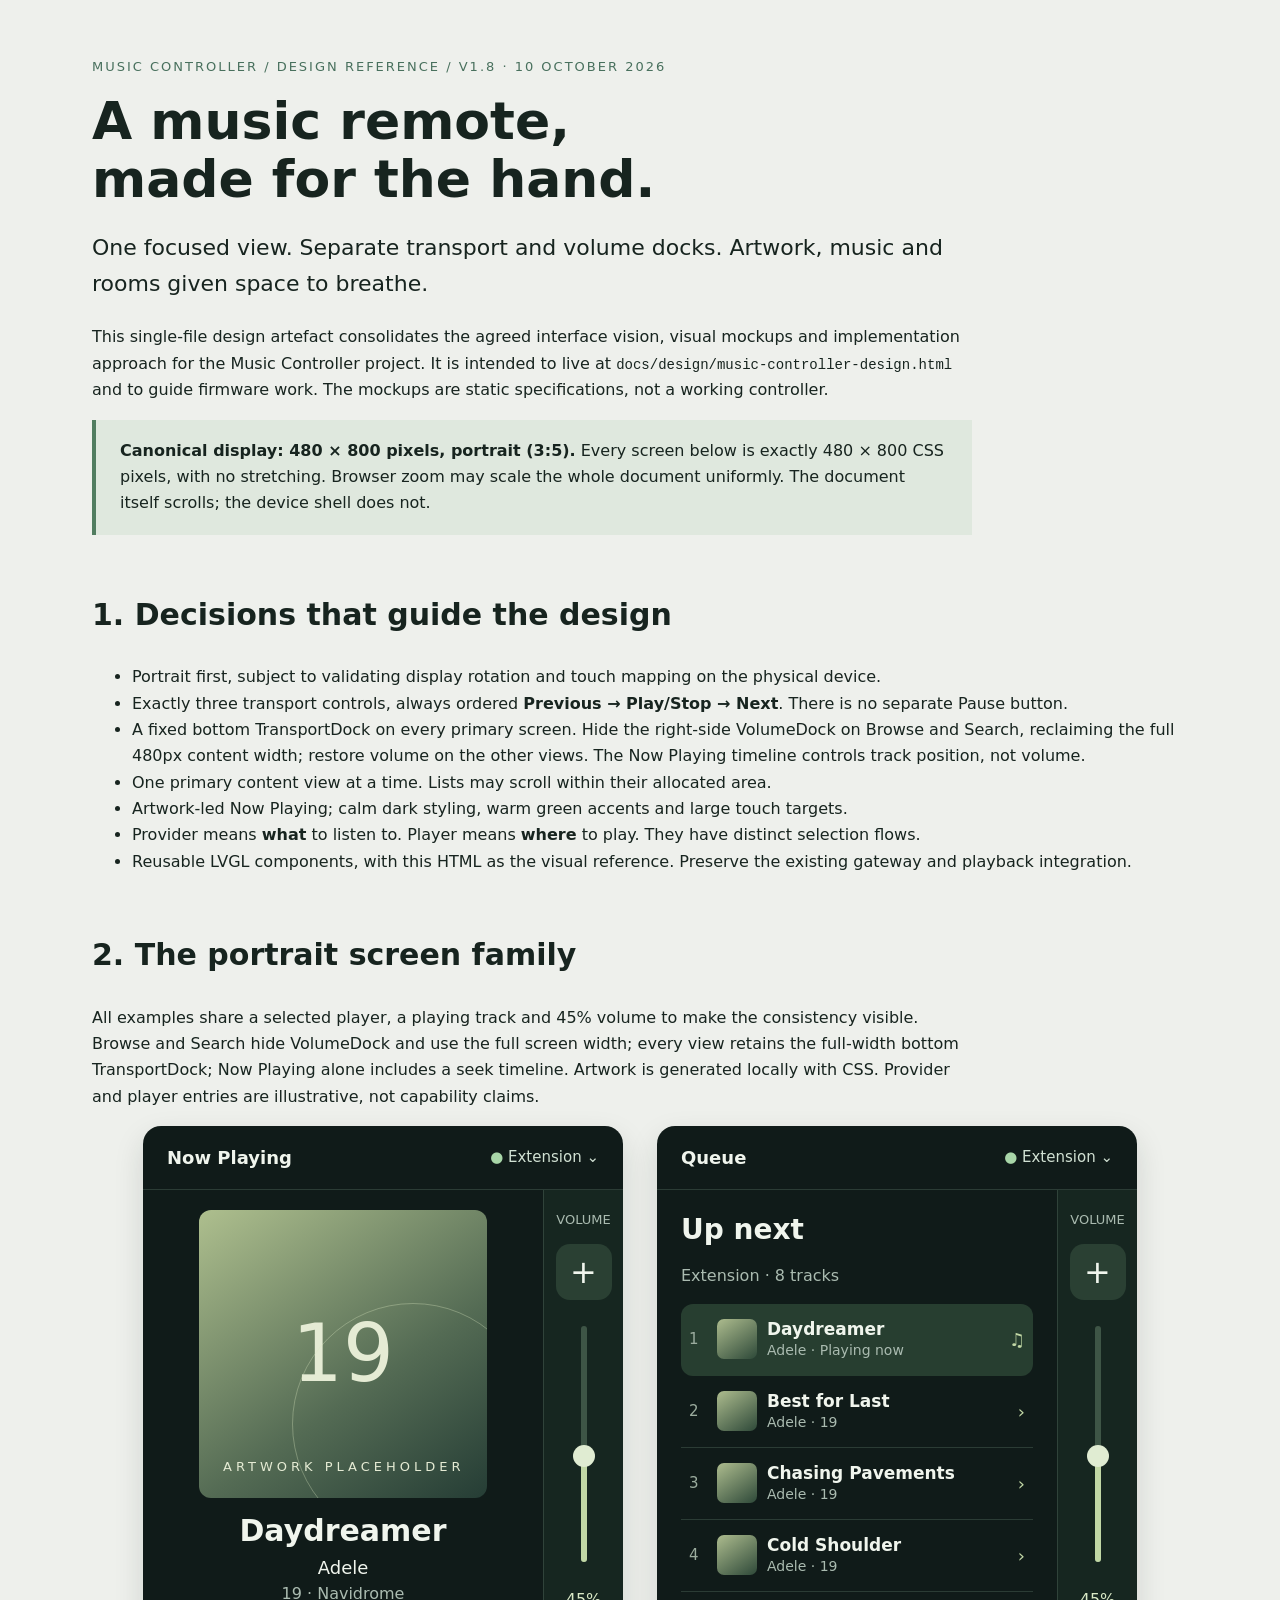
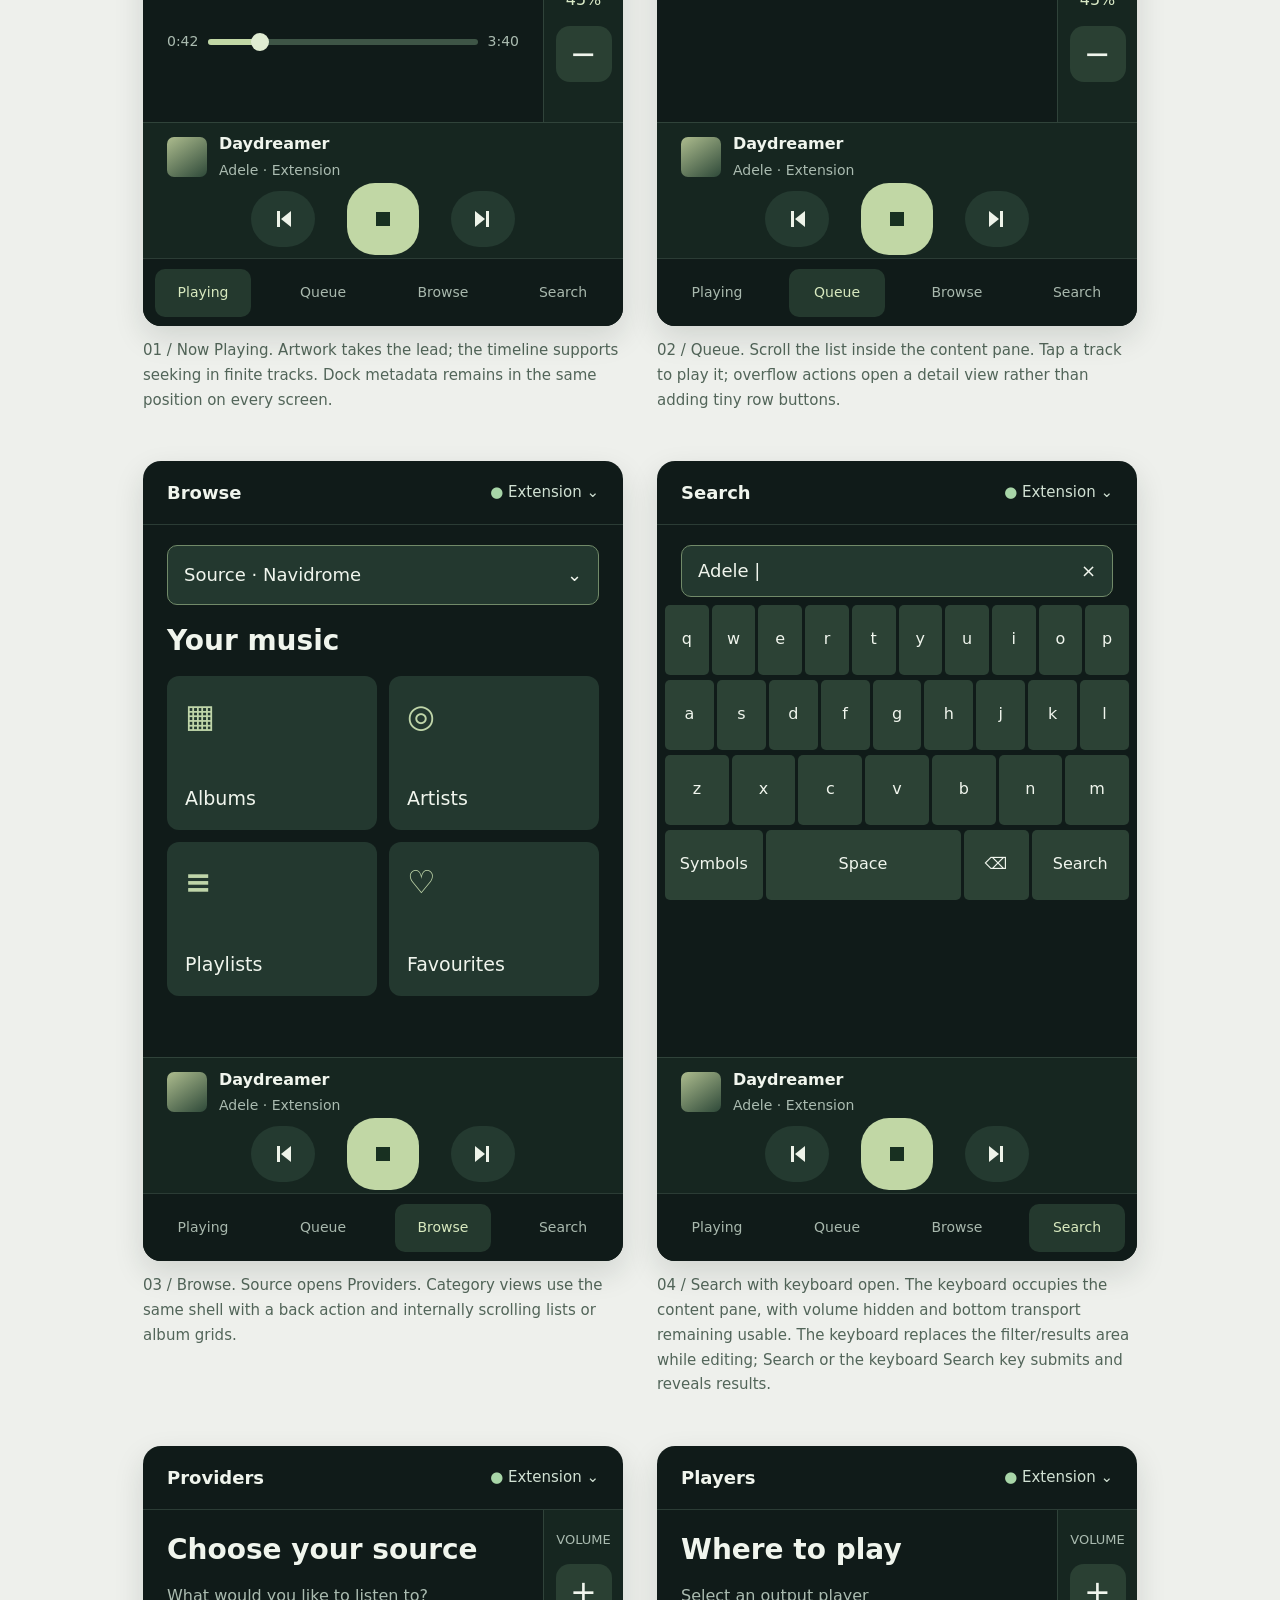
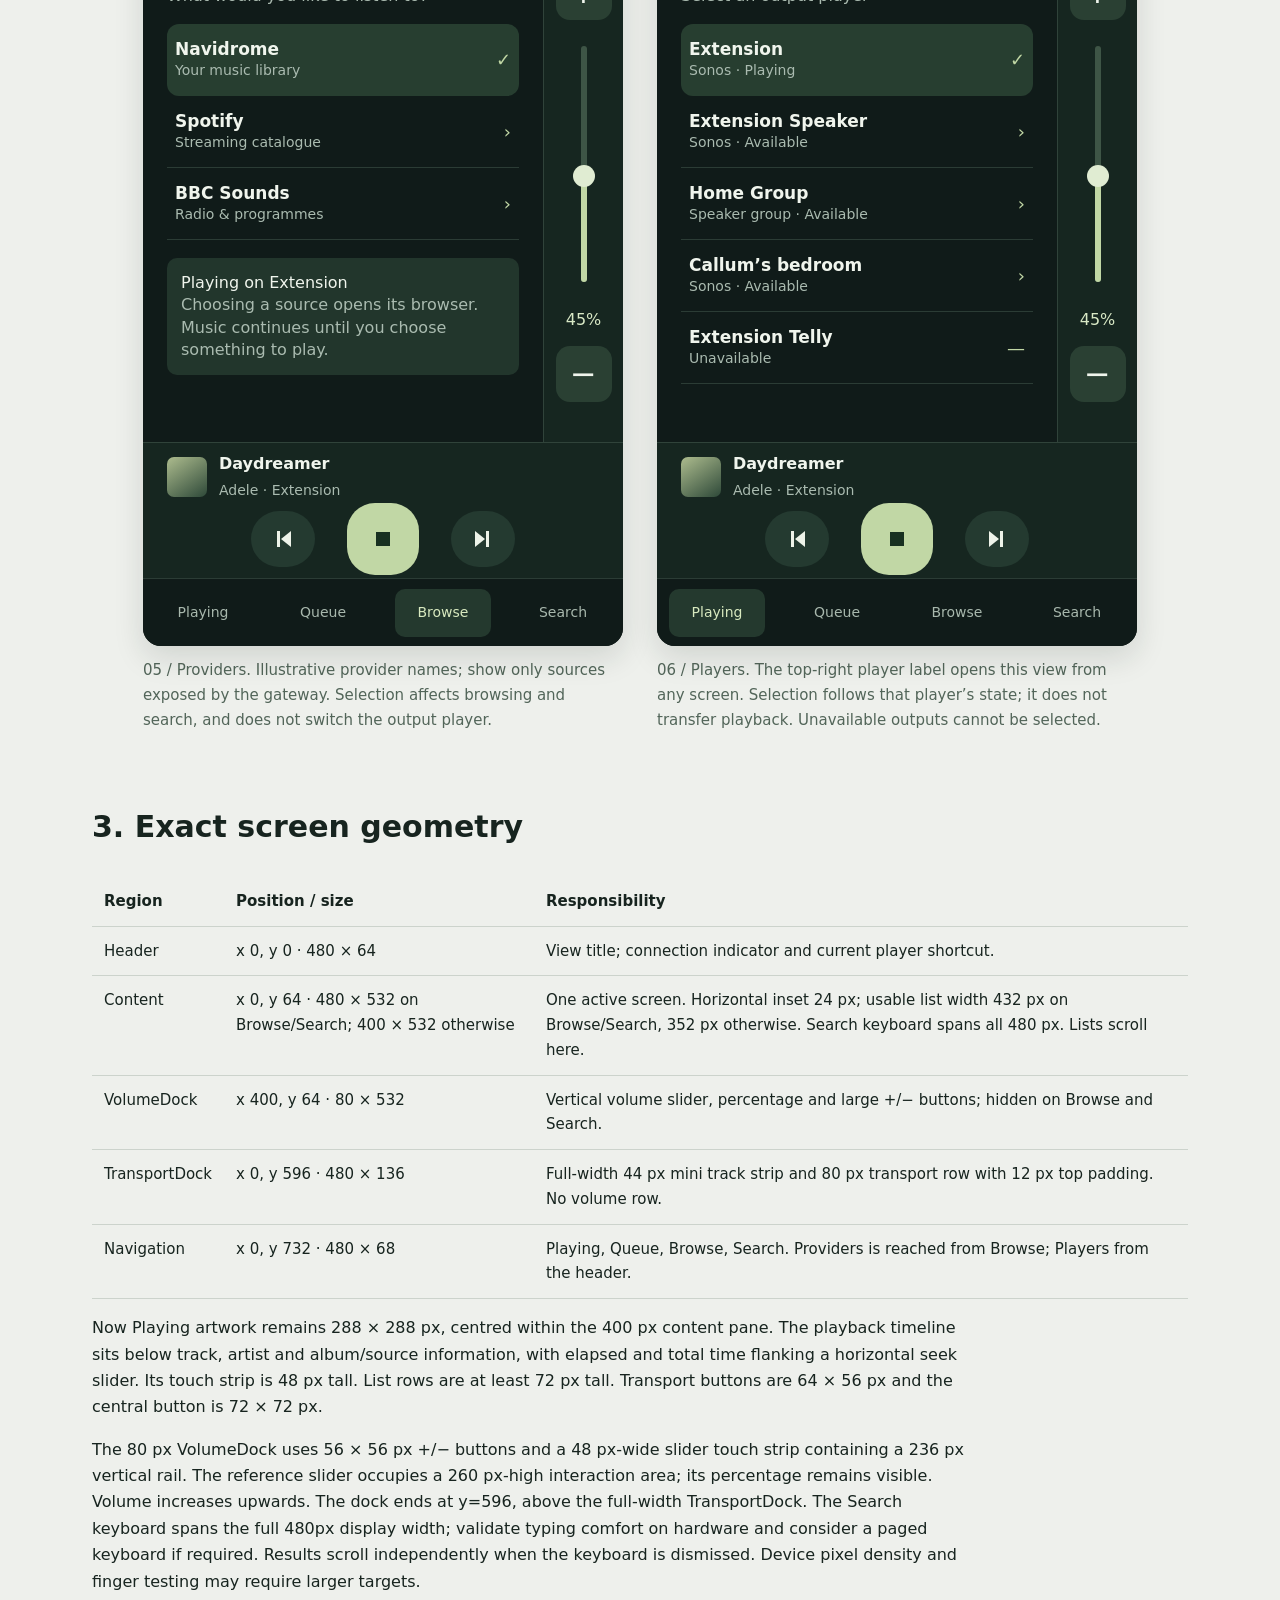
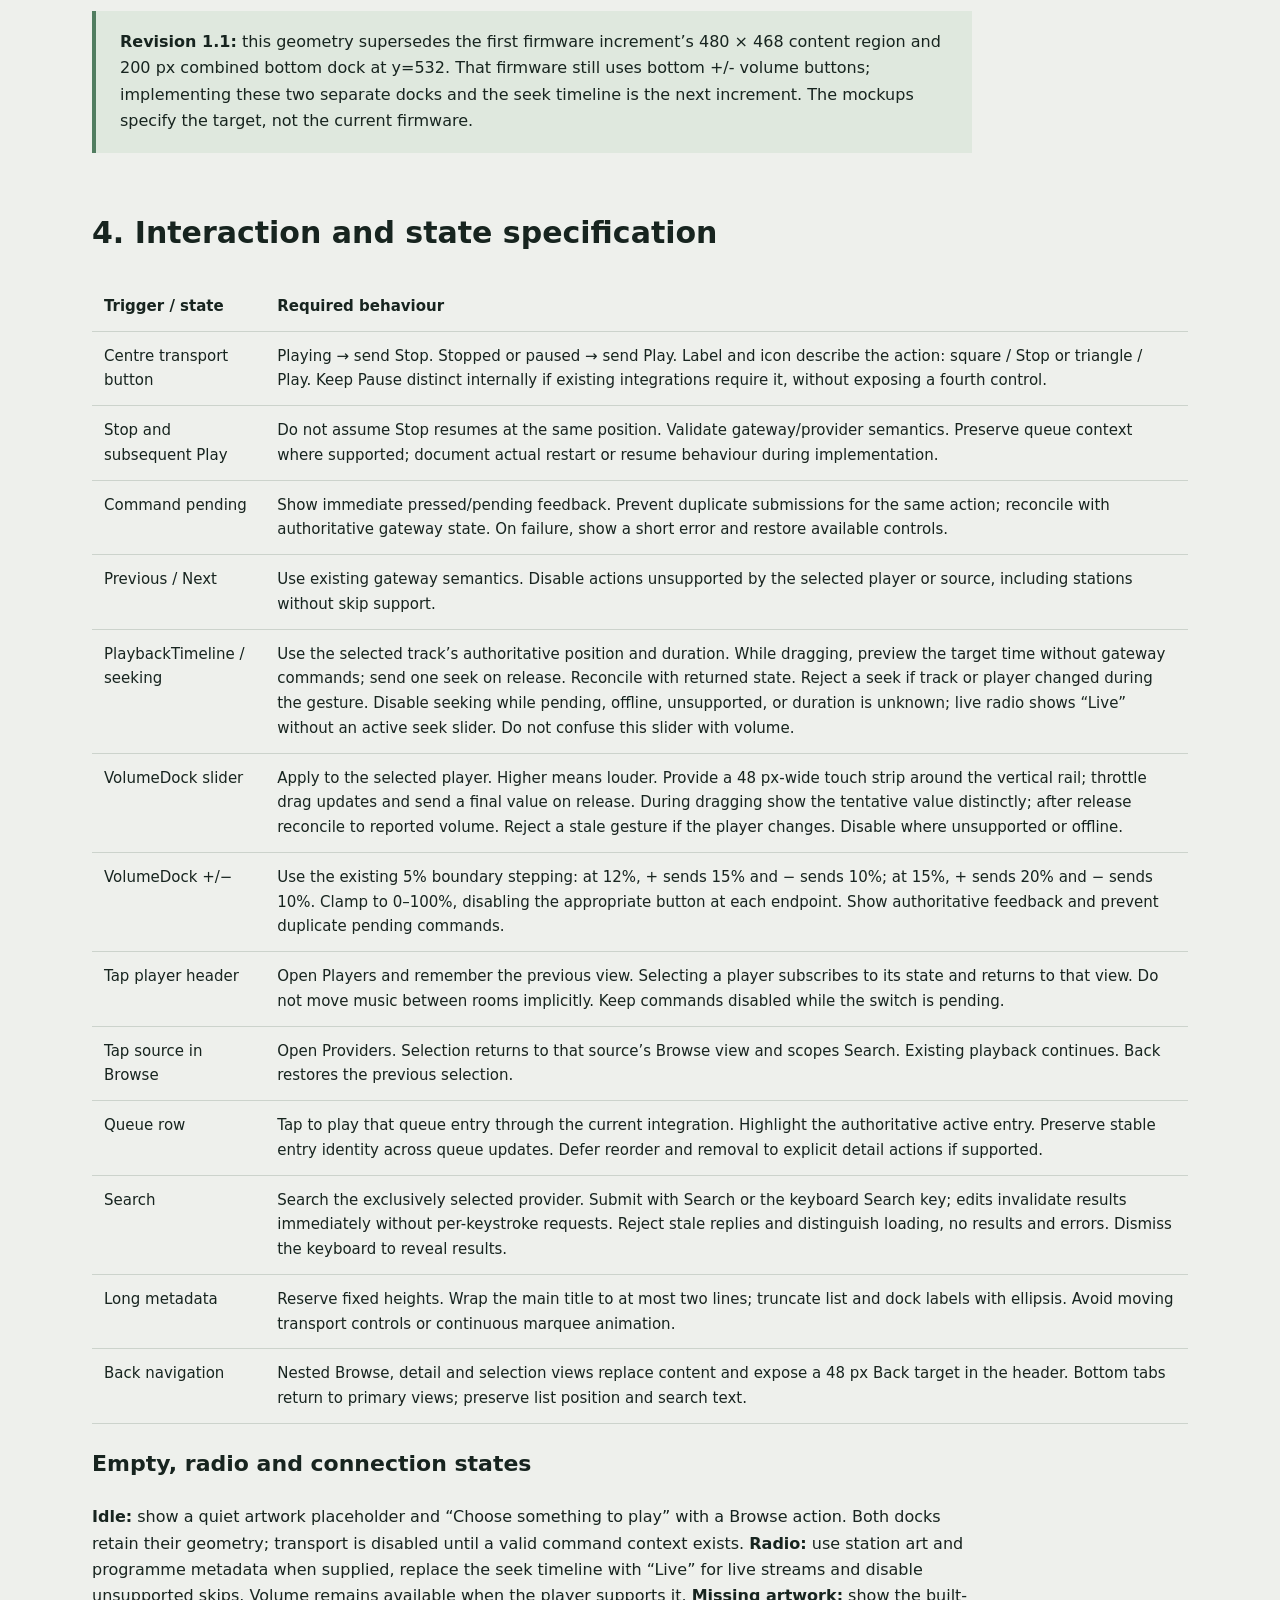
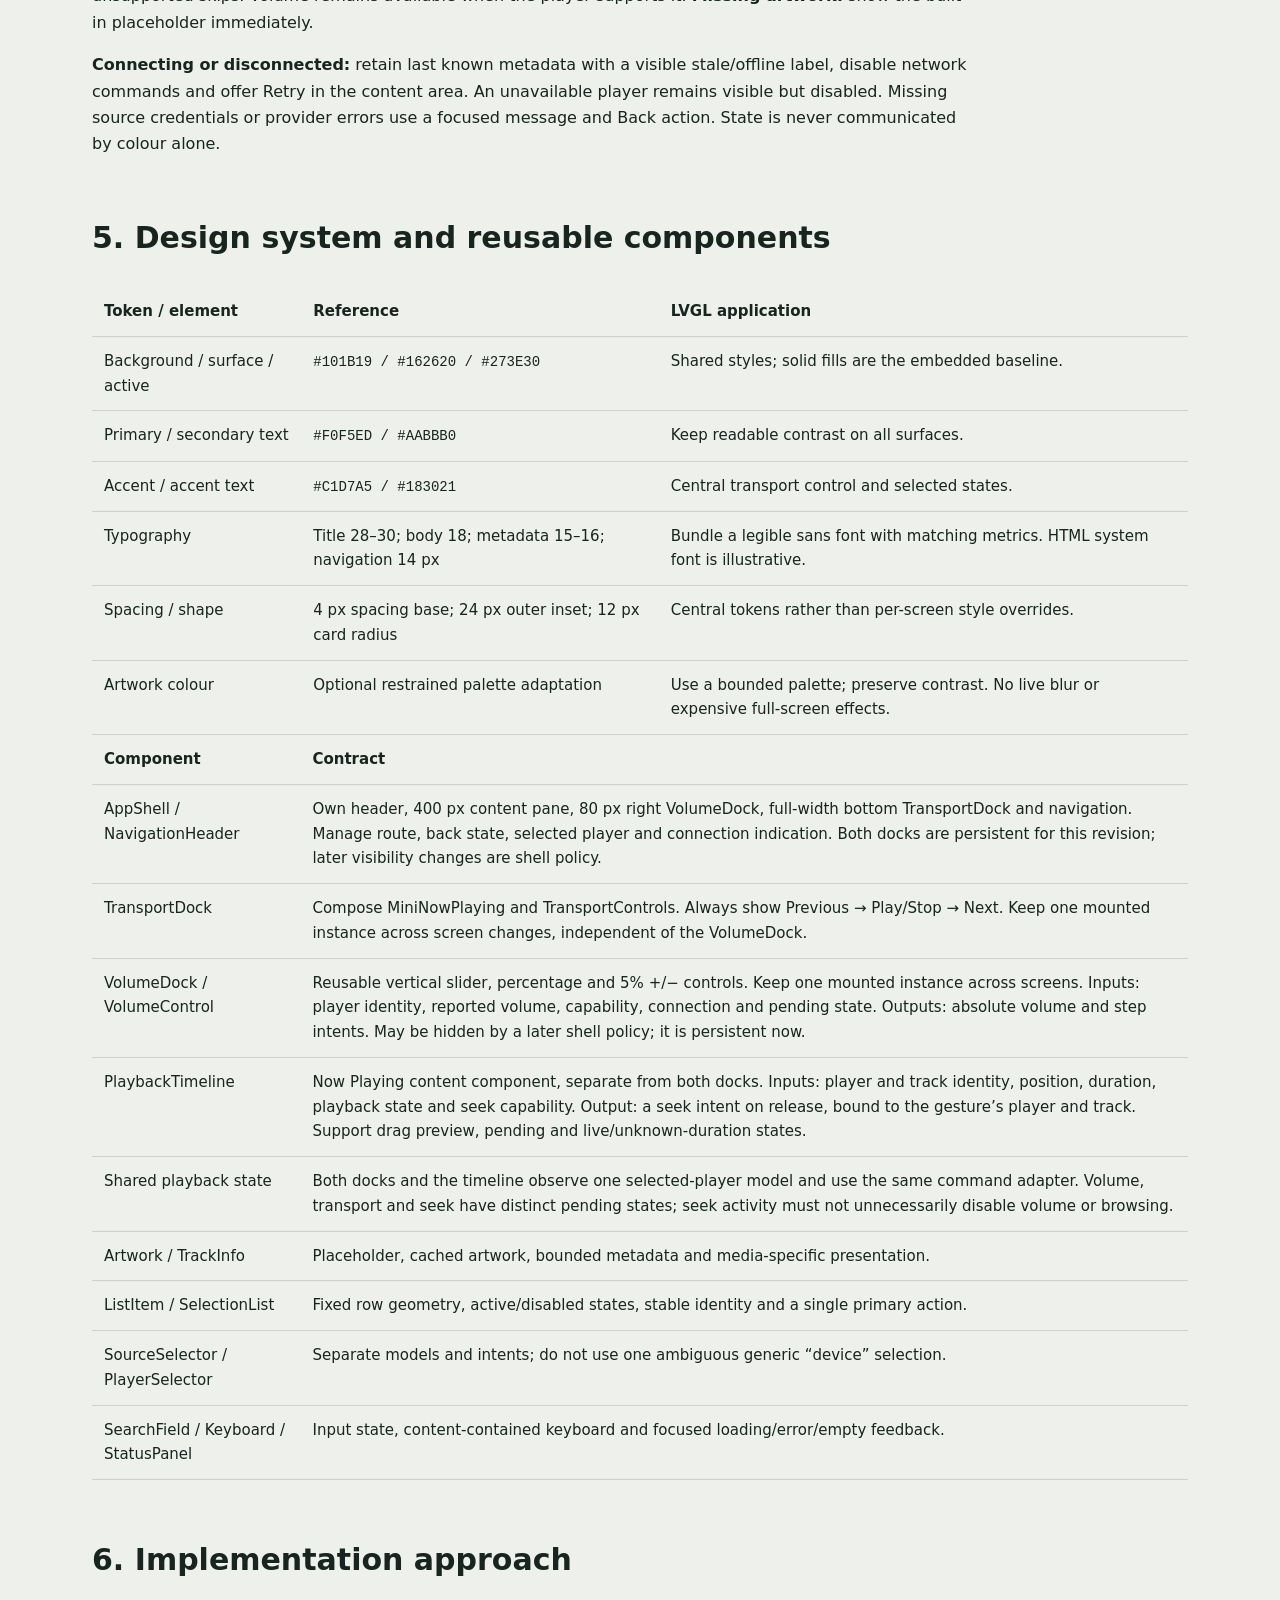
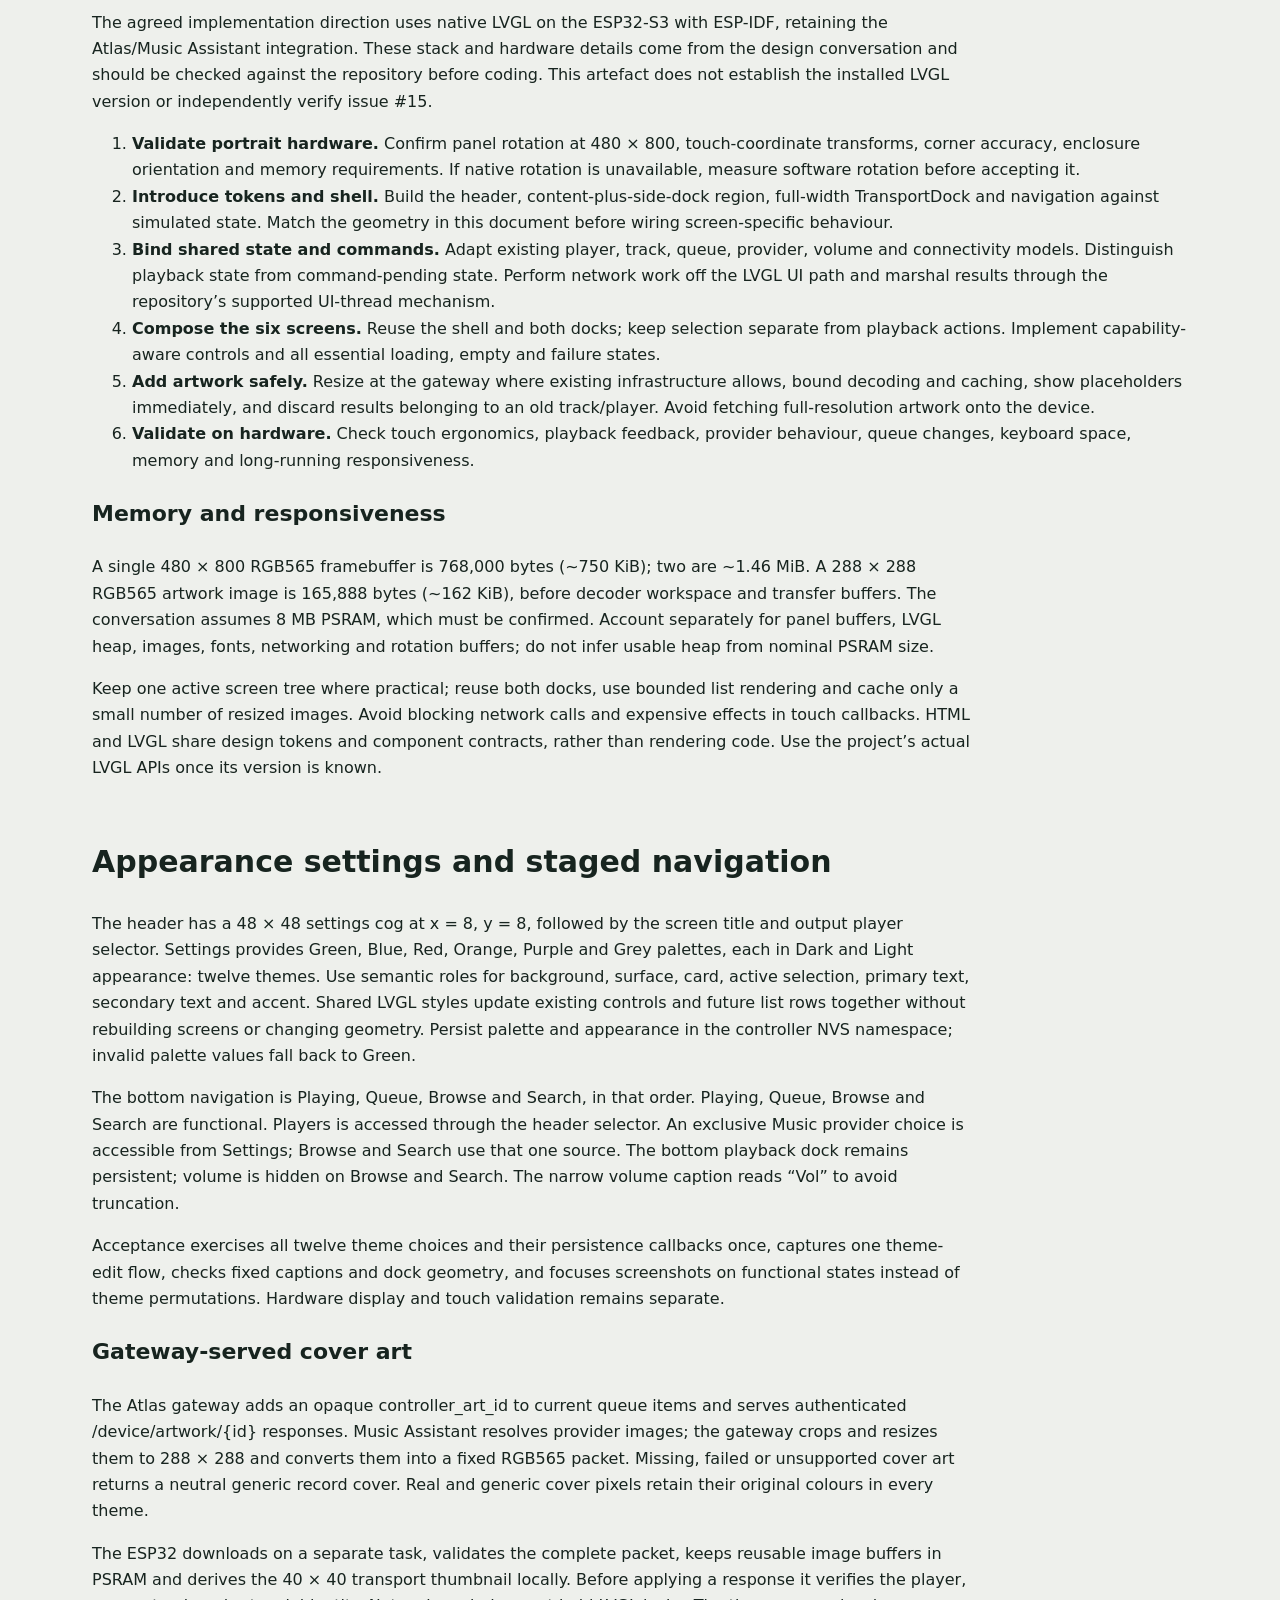
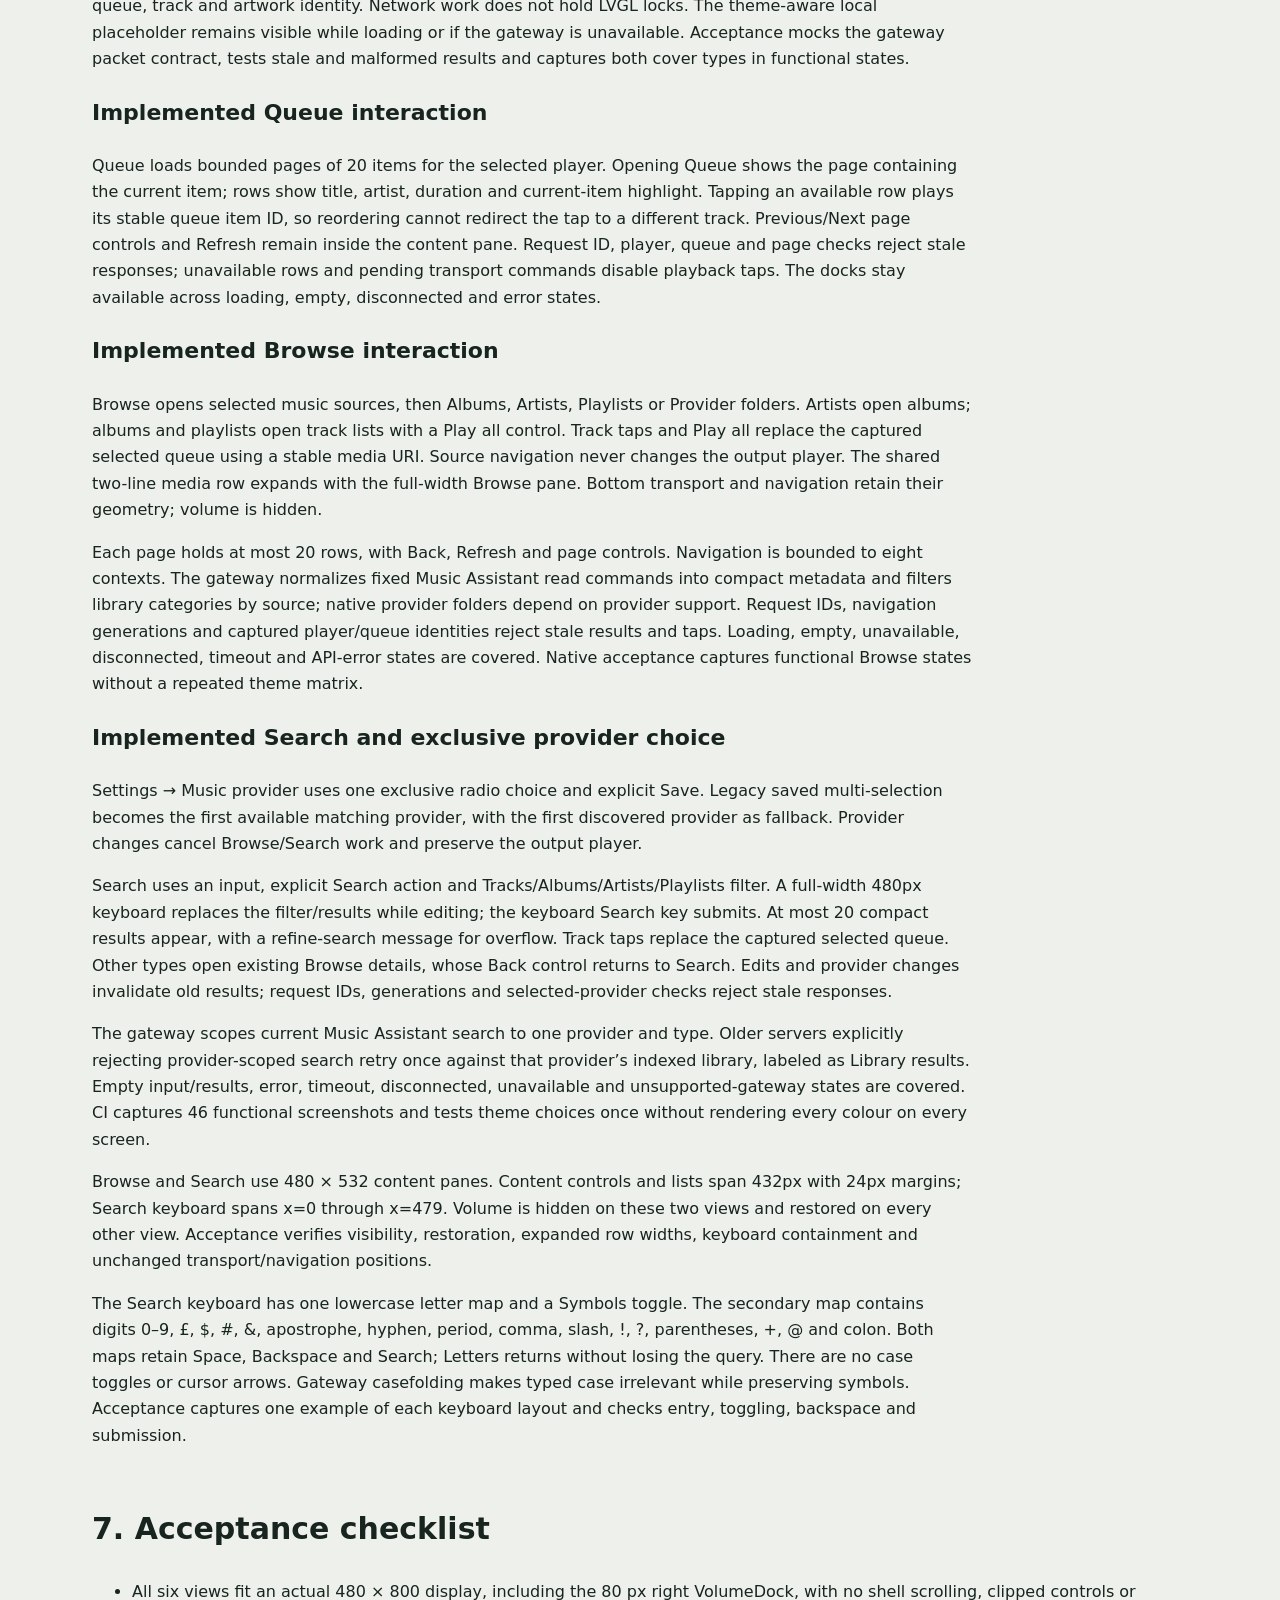
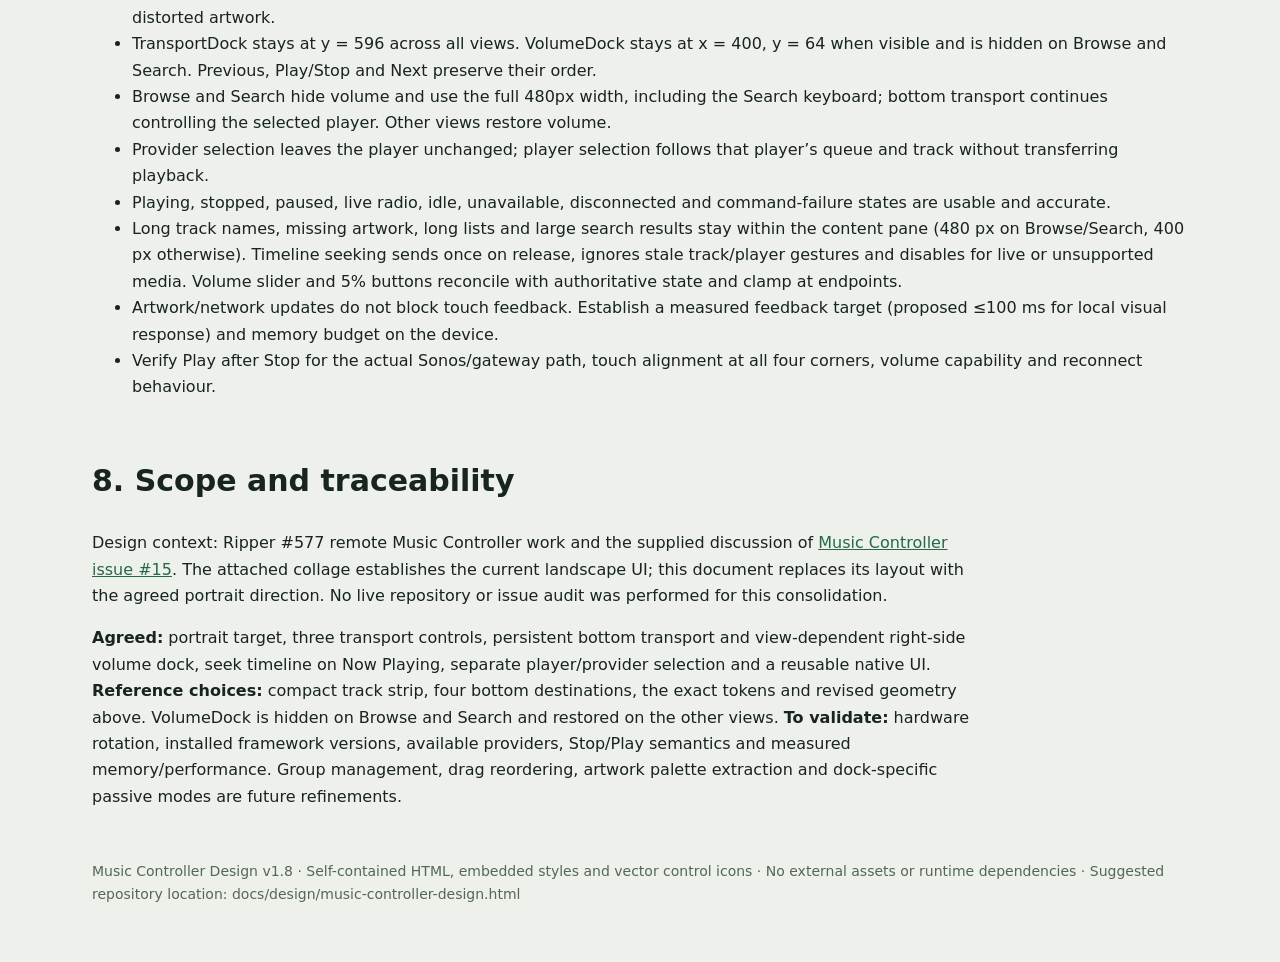
<file: docs/design/music-controller-design.html>
<!doctype html><html lang="en"><head><meta charset="utf-8"><meta name="viewport" content="width=device-width,initial-scale=1"><title>Music Controller — portrait interface design</title><style>*{box-sizing:border-box}body{margin:0;background:#eef0ec;color:#17241f;font:16px/1.65 system-ui,sans-serif}main{max-width:1160px;margin:auto;padding:56px 32px}h1{font-size:52px;line-height:1.1;margin:16px 0}h2{font-size:30px;margin-top:55px}h3{font-size:22px}p{max-width:880px}a{color:#256849}.eyebrow{font-size:13px;letter-spacing:2px;text-transform:uppercase;color:#48705d}.lead{font-size:22px}.note{padding:18px 24px;background:#dfe8de;border-left:4px solid #517d60}table{width:100%;border-collapse:collapse;font-size:15px}td,th{padding:12px;text-align:left;border-bottom:1px solid #ccd3cc;vertical-align:top}code{font-size:14px}.gallery{display:grid;grid-template-columns:repeat(2,480px);gap:34px;justify-content:center}.screen{width:480px;height:800px;display:grid;grid-template-rows:64px 468px 200px 68px;background:#101b19;color:#f0f5ed;overflow:hidden;border-radius:18px;font:18px/1.4 system-ui,sans-serif;box-shadow:0 12px 30px #14241c22}.header{padding:0 24px;display:flex;align-items:center;justify-content:space-between;border-bottom:1px solid #2b3c35}.header strong{font-size:18px}.room{font-size:16px;color:#d1e1d3}.dot{color:#a8d6a8}.content{padding:20px 24px;overflow:auto}.content h3{margin:0 0 16px;font-size:28px}.sub{font-size:16px;color:#aabbb0}.art{width:288px;height:288px;margin:0 auto 16px;border-radius:12px;background:linear-gradient(145deg,#aebf8e,#546b54 60%,#253d35);position:relative;display:flex;align-items:center;justify-content:center;color:#e5ebd4;font-size:80px;overflow:hidden}.art:after{content:'';position:absolute;width:240px;height:240px;border:1px solid #dce6c155;border-radius:50%;transform:translate(70px,70px)}.art small{position:absolute;bottom:22px;left:24px;font-size:13px;letter-spacing:4px}.now{text-align:center}.now h3{margin:0;font-size:30px}.now p{margin:5px 0}.dock{padding:12px 24px;border-top:1px solid #30433a;background:#162620}.mini{display:flex;gap:12px;height:44px;align-items:center}.thumb{width:40px;height:40px;background:linear-gradient(145deg,#adbc8e,#2e4939);border-radius:7px;flex-shrink:0}.mini strong{font-size:16px;display:block}.mini span{font-size:14px;color:#aabbb0}.transport{height:80px;display:flex;align-items:center;justify-content:center;gap:32px}.control{height:56px;width:64px;border:0;border-radius:28px;background:#243a30;color:#eef3e9;display:flex;align-items:center;justify-content:center}.control svg{width:24px;height:24px;fill:currentColor}.control.primary{width:72px;height:72px;background:#c1d7a5;color:#183021}.volume{height:48px;display:flex;align-items:center;gap:16px;font-size:16px}.bar{height:6px;flex:1;background:#3e5546;border-radius:4px;position:relative}.bar:before{content:'';display:block;width:45%;height:6px;background:#bdd5a4;border-radius:4px}.bar:after{content:'';position:absolute;left:45%;top:-6px;width:18px;height:18px;background:#e0ecd2;border-radius:50%}.nav{display:flex;justify-content:space-around;align-items:center;background:#101b19;border-top:1px solid #2b3c35}.nav span{font-size:14px;width:96px;text-align:center;padding:14px 0;color:#a8b8ad}.nav .active{color:#d8e9bf;background:#24392e;border-radius:10px}.row{display:flex;align-items:center;gap:14px;min-height:72px;border-bottom:1px solid #2b3c35;padding:10px 12px}.row strong{display:block;font-size:18px}.row .sub{font-size:15px}.row.selected{background:#273e30;border-radius:12px;border-bottom-color:transparent}.row .end{margin-left:auto;color:#c1d7a5}.row .num{width:18px;font-size:15px;color:#9bac9e}.rowtext{flex:1;min-width:0}.tiles{display:grid;grid-template-columns:1fr 1fr;gap:16px}.tile{height:154px;background:#23382f;border-radius:12px;padding:22px;display:flex;flex-direction:column;justify-content:space-between;font-size:21px}.tile b{font-size:32px;color:#bfd5a9}.field{padding:16px;background:#23382f;border:1px solid #718a69;border-radius:10px;margin-bottom:16px;display:flex;justify-content:space-between}.chips{display:flex;gap:8px;margin-bottom:14px}.chips span{padding:8px 12px;border-radius:20px;background:#23382f;font-size:14px}.chips span:first-child{background:#c1d7a5;color:#172c20}.caption{font-size:15px;color:#526559;margin-top:12px;max-width:480px}.keyboard{display:flex;flex-direction:column;gap:5px;margin-top:12px}.keys{display:flex;gap:4px;justify-content:center}.keys span{background:#2c4235;border-radius:5px;min-width:35px;height:44px;display:flex;align-items:center;justify-content:center;font-size:16px}.keys .space{width:220px}.status{margin-top:18px;background:#22362c;padding:14px;border-radius:10px;font-size:16px}footer{margin-top:50px;font-size:14px;color:#536756}@media(max-width:1060px){.gallery{grid-template-columns:480px}}@media print{body{background:white}main{padding:20px}.screen{box-shadow:none}.gallery{display:block}.example{break-inside:avoid;margin:30px auto}h2{break-after:avoid}table{font-size:12px}}.screen[data-view="Search"] .content{overflow:hidden}.screen[data-view="Search"] .field{padding:12px 16px;margin-bottom:8px}.screen[data-view="Search"] .chips{margin-bottom:8px}.screen[data-view="Search"] .row{min-height:60px;height:60px;padding:5px 12px}.screen[data-view="Search"] .keyboard{margin-top:8px}.screen[data-view="Search"] .keys span{height:40px}.now .art{margin-bottom:12px}.now p{margin:3px 0}/* v1.1: separate playback position from persistent volume. */
.screen{position:relative;grid-template-rows:64px 532px 136px 68px}
.content{width:400px;padding:20px 24px}
.header strong{font-size:18px}.header .room{font-size:15px}
.dock{padding:12px 24px 0}.transport{height:80px}.dock .mini{width:432px}
.volume-side{position:absolute;top:64px;right:0;width:80px;height:532px;background:#162620;border-left:1px solid #30433a;display:flex;flex-direction:column;align-items:center;padding:20px 8px;gap:14px}
.volume-side .volume-title{font-size:13px;color:#aabbb0;line-height:20px}
.volume-side .step{width:56px;height:56px;border-radius:14px;background:#2a4033;color:#f0f5ed;display:flex;align-items:center;justify-content:center;font-size:32px;line-height:1}
.volume-side .volume-track{width:48px;height:260px;display:flex;justify-content:center;align-items:center;position:relative}
.volume-side .vertical-rail{height:236px;width:6px;background:#3e5546;border-radius:4px;position:relative}
.volume-side .vertical-fill{position:absolute;bottom:0;width:6px;height:45%;background:#c1d7a5;border-radius:4px}
.volume-side .vertical-thumb{position:absolute;width:22px;height:22px;border-radius:50%;background:#e0ecd2;bottom:calc(45% - 11px);left:-8px}
.volume-side .percent{font-size:16px;line-height:24px;color:#d9e9c6}
.timeline{height:56px;display:flex;align-items:center;gap:10px;font-size:14px;color:#aabbb0;margin-top:8px}
.timeline .seek-touch{height:48px;flex:1;display:flex;align-items:center}
.timeline .seek-rail{height:6px;width:100%;background:#3e5546;position:relative;border-radius:4px}
.timeline .seek-fill{width:19%;height:6px;background:#c1d7a5;border-radius:4px}
.timeline .seek-thumb{position:absolute;left:calc(19% - 9px);top:-6px;width:18px;height:18px;border-radius:50%;background:#e0ecd2}
.content .tiles{gap:12px}.content .tile{height:154px;padding:18px;font-size:19px}
.content .row{padding:10px 8px;gap:10px}.content .row strong{font-size:17px}.content .row .sub{font-size:14px}
.screen[data-view="Search"] .keys{gap:3px}.screen[data-view="Search"] .keys span{min-width:30px;height:40px}.screen[data-view="Search"] .keys .space{width:170px}
.screen[data-view="Search"] .chips{gap:5px}.screen[data-view="Search"] .chips span{padding:8px 10px;font-size:13px}
/* Browse and Search reclaim the side dock; keyboard uses every display column. */
.screen[data-view="Browse"] .volume-side,.screen[data-view="Search"] .volume-side{display:none}
.screen[data-view="Browse"] .content,.screen[data-view="Search"] .content{width:480px}
.screen[data-view="Search"] .keyboard{width:480px;margin-left:-24px;padding:0 8px}
.screen[data-view="Search"] .keys span{flex:1;min-width:0;height:70px}
.screen[data-view="Search"] .keys .space{flex:6}
.screen[data-view="Search"] .chips,.screen[data-view="Search"] .row{display:none}
</style></head><body><main><div class=eyebrow>Music Controller / Design reference / v1.8 · 10 October 2026</div><h1>A music remote,<br>made for the hand.</h1><p class=lead>One focused view. Separate transport and volume docks. Artwork, music and rooms given space to breathe.</p><p>This single-file design artefact consolidates the agreed interface vision, visual mockups and implementation approach for the Music Controller project. It is intended to live at <code>docs/design/music-controller-design.html</code> and to guide firmware work. The mockups are static specifications, not a working controller.</p><p class=note><strong>Canonical display: 480 × 800 pixels, portrait (3:5).</strong> Every screen below is exactly 480 × 800 CSS pixels, with no stretching. Browser zoom may scale the whole document uniformly. The document itself scrolls; the device shell does not.</p><h2>1. Decisions that guide the design</h2><ul><li>Portrait first, subject to validating display rotation and touch mapping on the physical device.</li><li>Exactly three transport controls, always ordered <strong>Previous → Play/Stop → Next</strong>. There is no separate Pause button.</li><li>A fixed bottom TransportDock on every primary screen. Hide the right-side VolumeDock on Browse and Search, reclaiming the full 480px content width; restore volume on the other views. The Now Playing timeline controls track position, not volume.</li><li>One primary content view at a time. Lists may scroll within their allocated area.</li><li>Artwork-led Now Playing; calm dark styling, warm green accents and large touch targets.</li><li>Provider means <strong>what</strong> to listen to. Player means <strong>where</strong> to play. They have distinct selection flows.</li><li>Reusable LVGL components, with this HTML as the visual reference. Preserve the existing gateway and playback integration.</li></ul><h2>2. The portrait screen family</h2><p>All examples share a selected player, a playing track and 45% volume to make the consistency visible. Browse and Search hide VolumeDock and use the full screen width; every view retains the full-width bottom TransportDock; Now Playing alone includes a seek timeline. Artwork is generated locally with CSS. Provider and player entries are illustrative, not capability claims.</p><div class=gallery><article class=example><div class=screen data-view="Now Playing"><div class=header><strong>Now Playing</strong><span class=room><span class=dot>●</span> Extension ⌄</span></div><div class="content"><div class="now"><div class="art">19<small>ARTWORK PLACEHOLDER</small></div><h3>Daydreamer</h3><p>Adele</p><p class=sub>19 · Navidrome</p><div class="timeline" aria-label="Playback position, 42 seconds of 3 minutes 40 seconds"><span>0:42</span><div class="seek-touch"><div class="seek-rail"><div class="seek-fill"></div><div class="seek-thumb"></div></div></div><span>3:40</span></div></div></div><aside class="volume-side" aria-label="Persistent volume control"><span class="volume-title">VOLUME</span><div class="step" aria-label="Increase volume by 5 percent">+</div><div class="volume-track" aria-label="Volume slider at 45 percent"><div class="vertical-rail"><div class="vertical-fill"></div><div class="vertical-thumb"></div></div></div><span class="percent">45%</span><div class="step" aria-label="Decrease volume by 5 percent">−</div></aside><div class="dock"><div class="mini"><div class="thumb"></div><div><strong>Daydreamer</strong><span>Adele · Extension</span></div></div><div class="transport"><div class="control " aria-label="prev"><svg viewBox="0 0 24 24" aria-hidden="true"><path d="M6 4h3v16H6z M20 4v16L10 12z"/></svg></div><div class="control primary" aria-label="stop"><svg viewBox="0 0 24 24" aria-hidden="true"><path d="M5 5h14v14H5z"/></svg></div><div class="control " aria-label="next"><svg viewBox="0 0 24 24" aria-hidden="true"><path d="M15 4h3v16h-3z M4 4l10 8-10 8z"/></svg></div></div></div><div class="nav"><span class="active">Playing</span><span class="">Queue</span><span class="">Browse</span><span class="">Search</span></div></div><p class=caption>01 / Now Playing. Artwork takes the lead; the timeline supports seeking in finite tracks. Dock metadata remains in the same position on every screen.</p></article><article class=example><div class=screen data-view="Queue"><div class=header><strong>Queue</strong><span class=room><span class=dot>●</span> Extension ⌄</span></div><div class="content"><h3>Up next</h3><p class=sub>Extension · 8 tracks</p><div class="row selected"><span class=num>1</span><div class=thumb></div><div class=rowtext><strong>Daydreamer</strong><div class=sub>Adele · Playing now</div></div><span class=end>♫</span></div><div class="row "><span class=num>2</span><div class=thumb></div><div class=rowtext><strong>Best for Last</strong><div class=sub>Adele · 19</div></div><span class=end>›</span></div><div class="row "><span class=num>3</span><div class=thumb></div><div class=rowtext><strong>Chasing Pavements</strong><div class=sub>Adele · 19</div></div><span class=end>›</span></div><div class="row "><span class=num>4</span><div class=thumb></div><div class=rowtext><strong>Cold Shoulder</strong><div class=sub>Adele · 19</div></div><span class=end>›</span></div></div><aside class="volume-side" aria-label="Persistent volume control"><span class="volume-title">VOLUME</span><div class="step" aria-label="Increase volume by 5 percent">+</div><div class="volume-track" aria-label="Volume slider at 45 percent"><div class="vertical-rail"><div class="vertical-fill"></div><div class="vertical-thumb"></div></div></div><span class="percent">45%</span><div class="step" aria-label="Decrease volume by 5 percent">−</div></aside><div class="dock"><div class="mini"><div class="thumb"></div><div><strong>Daydreamer</strong><span>Adele · Extension</span></div></div><div class="transport"><div class="control " aria-label="prev"><svg viewBox="0 0 24 24" aria-hidden="true"><path d="M6 4h3v16H6z M20 4v16L10 12z"/></svg></div><div class="control primary" aria-label="stop"><svg viewBox="0 0 24 24" aria-hidden="true"><path d="M5 5h14v14H5z"/></svg></div><div class="control " aria-label="next"><svg viewBox="0 0 24 24" aria-hidden="true"><path d="M15 4h3v16h-3z M4 4l10 8-10 8z"/></svg></div></div></div><div class="nav"><span class="">Playing</span><span class="active">Queue</span><span class="">Browse</span><span class="">Search</span></div></div><p class=caption>02 / Queue. Scroll the list inside the content pane. Tap a track to play it; overflow actions open a detail view rather than adding tiny row buttons.</p></article><article class=example><div class=screen data-view="Browse"><div class=header><strong>Browse</strong><span class=room><span class=dot>●</span> Extension ⌄</span></div><div class="content"><div class=field><span>Source · Navidrome</span><span>⌄</span></div><h3>Your music</h3><div class=tiles><div class=tile><b>▦</b><span>Albums</span></div><div class=tile><b>◎</b><span>Artists</span></div><div class=tile><b>≡</b><span>Playlists</span></div><div class=tile><b>♡</b><span>Favourites</span></div></div></div><aside class="volume-side" aria-label="Persistent volume control"><span class="volume-title">VOLUME</span><div class="step" aria-label="Increase volume by 5 percent">+</div><div class="volume-track" aria-label="Volume slider at 45 percent"><div class="vertical-rail"><div class="vertical-fill"></div><div class="vertical-thumb"></div></div></div><span class="percent">45%</span><div class="step" aria-label="Decrease volume by 5 percent">−</div></aside><div class="dock"><div class="mini"><div class="thumb"></div><div><strong>Daydreamer</strong><span>Adele · Extension</span></div></div><div class="transport"><div class="control " aria-label="prev"><svg viewBox="0 0 24 24" aria-hidden="true"><path d="M6 4h3v16H6z M20 4v16L10 12z"/></svg></div><div class="control primary" aria-label="stop"><svg viewBox="0 0 24 24" aria-hidden="true"><path d="M5 5h14v14H5z"/></svg></div><div class="control " aria-label="next"><svg viewBox="0 0 24 24" aria-hidden="true"><path d="M15 4h3v16h-3z M4 4l10 8-10 8z"/></svg></div></div></div><div class="nav"><span class="">Playing</span><span class="">Queue</span><span class="active">Browse</span><span class="">Search</span></div></div><p class=caption>03 / Browse. Source opens Providers. Category views use the same shell with a back action and internally scrolling lists or album grids.</p></article><article class=example><div class=screen data-view="Search"><div class=header><strong>Search</strong><span class=room><span class=dot>●</span> Extension ⌄</span></div><div class="content"><div class=field><span>Adele |</span><span>×</span></div><div class=chips><span>All</span><span>Artists</span><span>Albums</span><span>Tracks</span></div><div class="row "><div class=thumb></div><div class=rowtext><strong>Adele</strong><div class=sub>Artist · Navidrome</div></div><span class=end>›</span></div><div class="row "><div class=thumb></div><div class=rowtext><strong>19</strong><div class=sub>Album · Adele</div></div><span class=end>›</span></div><div class=keyboard><div class=keys><span>q</span><span>w</span><span>e</span><span>r</span><span>t</span><span>y</span><span>u</span><span>i</span><span>o</span><span>p</span></div><div class=keys><span>a</span><span>s</span><span>d</span><span>f</span><span>g</span><span>h</span><span>j</span><span>k</span><span>l</span></div><div class=keys><span>z</span><span>x</span><span>c</span><span>v</span><span>b</span><span>n</span><span>m</span></div><div class=keys><span style="flex:3">Symbols</span><span class=space>Space</span><span style="flex:2">⌫</span><span style="flex:3">Search</span></div></div></div><aside class="volume-side" aria-label="Persistent volume control"><span class="volume-title">VOLUME</span><div class="step" aria-label="Increase volume by 5 percent">+</div><div class="volume-track" aria-label="Volume slider at 45 percent"><div class="vertical-rail"><div class="vertical-fill"></div><div class="vertical-thumb"></div></div></div><span class="percent">45%</span><div class="step" aria-label="Decrease volume by 5 percent">−</div></aside><div class="dock"><div class="mini"><div class="thumb"></div><div><strong>Daydreamer</strong><span>Adele · Extension</span></div></div><div class="transport"><div class="control " aria-label="prev"><svg viewBox="0 0 24 24" aria-hidden="true"><path d="M6 4h3v16H6z M20 4v16L10 12z"/></svg></div><div class="control primary" aria-label="stop"><svg viewBox="0 0 24 24" aria-hidden="true"><path d="M5 5h14v14H5z"/></svg></div><div class="control " aria-label="next"><svg viewBox="0 0 24 24" aria-hidden="true"><path d="M15 4h3v16h-3z M4 4l10 8-10 8z"/></svg></div></div></div><div class="nav"><span class="">Playing</span><span class="">Queue</span><span class="">Browse</span><span class="active">Search</span></div></div><p class=caption>04 / Search with keyboard open. The keyboard occupies the content pane, with volume hidden and bottom transport remaining usable. The keyboard replaces the filter/results area while editing; Search or the keyboard Search key submits and reveals results.</p></article><article class=example><div class=screen data-view="Providers"><div class=header><strong>Providers</strong><span class=room><span class=dot>●</span> Extension ⌄</span></div><div class="content"><h3>Choose your source</h3><p class=sub>What would you like to listen to?</p><div class="row selected"><div class=rowtext><strong>Navidrome</strong><div class=sub>Your music library</div></div><span class=end>✓</span></div><div class="row "><div class=rowtext><strong>Spotify</strong><div class=sub>Streaming catalogue</div></div><span class=end>›</span></div><div class="row "><div class=rowtext><strong>BBC Sounds</strong><div class=sub>Radio & programmes</div></div><span class=end>›</span></div><div class=status>Playing on Extension<br><span class=sub>Choosing a source opens its browser. Music continues until you choose something to play.</span></div></div><aside class="volume-side" aria-label="Persistent volume control"><span class="volume-title">VOLUME</span><div class="step" aria-label="Increase volume by 5 percent">+</div><div class="volume-track" aria-label="Volume slider at 45 percent"><div class="vertical-rail"><div class="vertical-fill"></div><div class="vertical-thumb"></div></div></div><span class="percent">45%</span><div class="step" aria-label="Decrease volume by 5 percent">−</div></aside><div class="dock"><div class="mini"><div class="thumb"></div><div><strong>Daydreamer</strong><span>Adele · Extension</span></div></div><div class="transport"><div class="control " aria-label="prev"><svg viewBox="0 0 24 24" aria-hidden="true"><path d="M6 4h3v16H6z M20 4v16L10 12z"/></svg></div><div class="control primary" aria-label="stop"><svg viewBox="0 0 24 24" aria-hidden="true"><path d="M5 5h14v14H5z"/></svg></div><div class="control " aria-label="next"><svg viewBox="0 0 24 24" aria-hidden="true"><path d="M15 4h3v16h-3z M4 4l10 8-10 8z"/></svg></div></div></div><div class="nav"><span class="">Playing</span><span class="">Queue</span><span class="active">Browse</span><span class="">Search</span></div></div><p class=caption>05 / Providers. Illustrative provider names; show only sources exposed by the gateway. Selection affects browsing and search, and does not switch the output player.</p></article><article class=example><div class=screen data-view="Players"><div class=header><strong>Players</strong><span class=room><span class=dot>●</span> Extension ⌄</span></div><div class="content"><h3>Where to play</h3><p class=sub>Select an output player</p><div class="row selected"><div class=rowtext><strong>Extension</strong><div class=sub>Sonos · Playing</div></div><span class=end>✓</span></div><div class="row "><div class=rowtext><strong>Extension Speaker</strong><div class=sub>Sonos · Available</div></div><span class=end>›</span></div><div class="row "><div class=rowtext><strong>Home Group</strong><div class=sub>Speaker group · Available</div></div><span class=end>›</span></div><div class="row "><div class=rowtext><strong>Callum’s bedroom</strong><div class=sub>Sonos · Available</div></div><span class=end>›</span></div><div class="row "><div class=rowtext><strong>Extension Telly</strong><div class=sub>Unavailable</div></div><span class=end>—</span></div></div><aside class="volume-side" aria-label="Persistent volume control"><span class="volume-title">VOLUME</span><div class="step" aria-label="Increase volume by 5 percent">+</div><div class="volume-track" aria-label="Volume slider at 45 percent"><div class="vertical-rail"><div class="vertical-fill"></div><div class="vertical-thumb"></div></div></div><span class="percent">45%</span><div class="step" aria-label="Decrease volume by 5 percent">−</div></aside><div class="dock"><div class="mini"><div class="thumb"></div><div><strong>Daydreamer</strong><span>Adele · Extension</span></div></div><div class="transport"><div class="control " aria-label="prev"><svg viewBox="0 0 24 24" aria-hidden="true"><path d="M6 4h3v16H6z M20 4v16L10 12z"/></svg></div><div class="control primary" aria-label="stop"><svg viewBox="0 0 24 24" aria-hidden="true"><path d="M5 5h14v14H5z"/></svg></div><div class="control " aria-label="next"><svg viewBox="0 0 24 24" aria-hidden="true"><path d="M15 4h3v16h-3z M4 4l10 8-10 8z"/></svg></div></div></div><div class="nav"><span class="active">Playing</span><span class="">Queue</span><span class="">Browse</span><span class="">Search</span></div></div><p class=caption>06 / Players. The top-right player label opens this view from any screen. Selection follows that player’s state; it does not transfer playback. Unavailable outputs cannot be selected.</p></article></div><h2>3. Exact screen geometry</h2><table><thead><tr><th>Region</th><th>Position / size</th><th>Responsibility</th></tr></thead><tbody>
<tr><td>Header</td><td>x 0, y 0 · 480 × 64</td><td>View title; connection indicator and current player shortcut.</td></tr>
<tr><td>Content</td><td>x 0, y 64 · 480 × 532 on Browse/Search; 400 × 532 otherwise</td><td>One active screen. Horizontal inset 24 px; usable list width 432 px on Browse/Search, 352 px otherwise. Search keyboard spans all 480 px. Lists scroll here.</td></tr>
<tr><td>VolumeDock</td><td>x 400, y 64 · 80 × 532</td><td>Vertical volume slider, percentage and large +/− buttons; hidden on Browse and Search.</td></tr>
<tr><td>TransportDock</td><td>x 0, y 596 · 480 × 136</td><td>Full-width 44 px mini track strip and 80 px transport row with 12 px top padding. No volume row.</td></tr>
<tr><td>Navigation</td><td>x 0, y 732 · 480 × 68</td><td>Playing, Queue, Browse, Search. Providers is reached from Browse; Players from the header.</td></tr>
</tbody></table><p>Now Playing artwork remains 288 × 288 px, centred within the 400 px content pane. The playback timeline sits below track, artist and album/source information, with elapsed and total time flanking a horizontal seek slider. Its touch strip is 48 px tall. List rows are at least 72 px tall. Transport buttons are 64 × 56 px and the central button is 72 × 72 px.</p><p>The 80 px VolumeDock uses 56 × 56 px +/− buttons and a 48 px-wide slider touch strip containing a 236 px vertical rail. The reference slider occupies a 260 px-high interaction area; its percentage remains visible. Volume increases upwards. The dock ends at y=596, above the full-width TransportDock. The Search keyboard spans the full 480px display width; validate typing comfort on hardware and consider a paged keyboard if required. Results scroll independently when the keyboard is dismissed. Device pixel density and finger testing may require larger targets.</p><p class=note><strong>Revision 1.1:</strong> this geometry supersedes the first firmware increment’s 480 × 468 content region and 200 px combined bottom dock at y=532. That firmware still uses bottom +/- volume buttons; implementing these two separate docks and the seek timeline is the next increment. The mockups specify the target, not the current firmware.</p><h2>4. Interaction and state specification</h2><table><thead><tr><th>Trigger / state</th><th>Required behaviour</th></tr></thead><tbody><tr><td>Centre transport button</td><td>Playing → send Stop. Stopped or paused → send Play. Label and icon describe the action: square / Stop or triangle / Play. Keep Pause distinct internally if existing integrations require it, without exposing a fourth control.</td></tr><tr><td>Stop and subsequent Play</td><td>Do not assume Stop resumes at the same position. Validate gateway/provider semantics. Preserve queue context where supported; document actual restart or resume behaviour during implementation.</td></tr><tr><td>Command pending</td><td>Show immediate pressed/pending feedback. Prevent duplicate submissions for the same action; reconcile with authoritative gateway state. On failure, show a short error and restore available controls.</td></tr><tr><td>Previous / Next</td><td>Use existing gateway semantics. Disable actions unsupported by the selected player or source, including stations without skip support.</td></tr><tr><td>PlaybackTimeline / seeking</td><td>Use the selected track’s authoritative position and duration. While dragging, preview the target time without gateway commands; send one seek on release. Reconcile with returned state. Reject a seek if track or player changed during the gesture. Disable seeking while pending, offline, unsupported, or duration is unknown; live radio shows “Live” without an active seek slider. Do not confuse this slider with volume.</td></tr><tr><td>VolumeDock slider</td><td>Apply to the selected player. Higher means louder. Provide a 48 px-wide touch strip around the vertical rail; throttle drag updates and send a final value on release. During dragging show the tentative value distinctly; after release reconcile to reported volume. Reject a stale gesture if the player changes. Disable where unsupported or offline.</td></tr><tr><td>VolumeDock +/−</td><td>Use the existing 5% boundary stepping: at 12%, + sends 15% and − sends 10%; at 15%, + sends 20% and − sends 10%. Clamp to 0–100%, disabling the appropriate button at each endpoint. Show authoritative feedback and prevent duplicate pending commands.</td></tr><tr><td>Tap player header</td><td>Open Players and remember the previous view. Selecting a player subscribes to its state and returns to that view. Do not move music between rooms implicitly. Keep commands disabled while the switch is pending.</td></tr><tr><td>Tap source in Browse</td><td>Open Providers. Selection returns to that source’s Browse view and scopes Search. Existing playback continues. Back restores the previous selection.</td></tr><tr><td>Queue row</td><td>Tap to play that queue entry through the current integration. Highlight the authoritative active entry. Preserve stable entry identity across queue updates. Defer reorder and removal to explicit detail actions if supported.</td></tr><tr><td>Search</td><td>Search the exclusively selected provider. Submit with Search or the keyboard Search key; edits invalidate results immediately without per-keystroke requests. Reject stale replies and distinguish loading, no results and errors. Dismiss the keyboard to reveal results.</td></tr><tr><td>Long metadata</td><td>Reserve fixed heights. Wrap the main title to at most two lines; truncate list and dock labels with ellipsis. Avoid moving transport controls or continuous marquee animation.</td></tr><tr><td>Back navigation</td><td>Nested Browse, detail and selection views replace content and expose a 48 px Back target in the header. Bottom tabs return to primary views; preserve list position and search text.</td></tr></tbody></table><h3>Empty, radio and connection states</h3><p><strong>Idle:</strong> show a quiet artwork placeholder and “Choose something to play” with a Browse action. Both docks retain their geometry; transport is disabled until a valid command context exists. <strong>Radio:</strong> use station art and programme metadata when supplied, replace the seek timeline with “Live” for live streams and disable unsupported skips. Volume remains available when the player supports it. <strong>Missing artwork:</strong> show the built-in placeholder immediately.</p><p><strong>Connecting or disconnected:</strong> retain last known metadata with a visible stale/offline label, disable network commands and offer Retry in the content area. An unavailable player remains visible but disabled. Missing source credentials or provider errors use a focused message and Back action. State is never communicated by colour alone.</p><h2>5. Design system and reusable components</h2><table><thead><tr><th>Token / element</th><th>Reference</th><th>LVGL application</th></tr></thead><tbody><tr><td>Background / surface / active</td><td><code>#101B19 / #162620 / #273E30</code></td><td>Shared styles; solid fills are the embedded baseline.</td></tr><tr><td>Primary / secondary text</td><td><code>#F0F5ED / #AABBB0</code></td><td>Keep readable contrast on all surfaces.</td></tr><tr><td>Accent / accent text</td><td><code>#C1D7A5 / #183021</code></td><td>Central transport control and selected states.</td></tr><tr><td>Typography</td><td>Title 28–30; body 18; metadata 15–16; navigation 14 px</td><td>Bundle a legible sans font with matching metrics. HTML system font is illustrative.</td></tr><tr><td>Spacing / shape</td><td>4 px spacing base; 24 px outer inset; 12 px card radius</td><td>Central tokens rather than per-screen style overrides.</td></tr><tr><td>Artwork colour</td><td>Optional restrained palette adaptation</td><td>Use a bounded palette; preserve contrast. No live blur or expensive full-screen effects.</td></tr></tbody></table><table><thead><tr><th>Component</th><th>Contract</th></tr></thead><tbody><tr><td>AppShell / NavigationHeader</td><td>Own header, 400 px content pane, 80 px right VolumeDock, full-width bottom TransportDock and navigation. Manage route, back state, selected player and connection indication. Both docks are persistent for this revision; later visibility changes are shell policy.</td></tr><tr><td>TransportDock</td><td>Compose MiniNowPlaying and TransportControls. Always show Previous → Play/Stop → Next. Keep one mounted instance across screen changes, independent of the VolumeDock.</td></tr><tr><td>VolumeDock / VolumeControl</td><td>Reusable vertical slider, percentage and 5% +/− controls. Keep one mounted instance across screens. Inputs: player identity, reported volume, capability, connection and pending state. Outputs: absolute volume and step intents. May be hidden by a later shell policy; it is persistent now.</td></tr><tr><td>PlaybackTimeline</td><td>Now Playing content component, separate from both docks. Inputs: player and track identity, position, duration, playback state and seek capability. Output: a seek intent on release, bound to the gesture’s player and track. Support drag preview, pending and live/unknown-duration states.</td></tr><tr><td>Shared playback state</td><td>Both docks and the timeline observe one selected-player model and use the same command adapter. Volume, transport and seek have distinct pending states; seek activity must not unnecessarily disable volume or browsing.</td></tr><tr><td>Artwork / TrackInfo</td><td>Placeholder, cached artwork, bounded metadata and media-specific presentation.</td></tr><tr><td>ListItem / SelectionList</td><td>Fixed row geometry, active/disabled states, stable identity and a single primary action.</td></tr><tr><td>SourceSelector / PlayerSelector</td><td>Separate models and intents; do not use one ambiguous generic “device” selection.</td></tr><tr><td>SearchField / Keyboard / StatusPanel</td><td>Input state, content-contained keyboard and focused loading/error/empty feedback.</td></tr></tbody></table><h2>6. Implementation approach</h2><p>The agreed implementation direction uses native LVGL on the ESP32-S3 with ESP-IDF, retaining the Atlas/Music Assistant integration. These stack and hardware details come from the design conversation and should be checked against the repository before coding. This artefact does not establish the installed LVGL version or independently verify issue #15.</p><ol><li><strong>Validate portrait hardware.</strong> Confirm panel rotation at 480 × 800, touch-coordinate transforms, corner accuracy, enclosure orientation and memory requirements. If native rotation is unavailable, measure software rotation before accepting it.</li><li><strong>Introduce tokens and shell.</strong> Build the header, content-plus-side-dock region, full-width TransportDock and navigation against simulated state. Match the geometry in this document before wiring screen-specific behaviour.</li><li><strong>Bind shared state and commands.</strong> Adapt existing player, track, queue, provider, volume and connectivity models. Distinguish playback state from command-pending state. Perform network work off the LVGL UI path and marshal results through the repository’s supported UI-thread mechanism.</li><li><strong>Compose the six screens.</strong> Reuse the shell and both docks; keep selection separate from playback actions. Implement capability-aware controls and all essential loading, empty and failure states.</li><li><strong>Add artwork safely.</strong> Resize at the gateway where existing infrastructure allows, bound decoding and caching, show placeholders immediately, and discard results belonging to an old track/player. Avoid fetching full-resolution artwork onto the device.</li><li><strong>Validate on hardware.</strong> Check touch ergonomics, playback feedback, provider behaviour, queue changes, keyboard space, memory and long-running responsiveness.</li></ol><h3>Memory and responsiveness</h3><p>A single 480 × 800 RGB565 framebuffer is 768,000 bytes (~750 KiB); two are ~1.46 MiB. A 288 × 288 RGB565 artwork image is 165,888 bytes (~162 KiB), before decoder workspace and transfer buffers. The conversation assumes 8 MB PSRAM, which must be confirmed. Account separately for panel buffers, LVGL heap, images, fonts, networking and rotation buffers; do not infer usable heap from nominal PSRAM size.</p><p>Keep one active screen tree where practical; reuse both docks, use bounded list rendering and cache only a small number of resized images. Avoid blocking network calls and expensive effects in touch callbacks. HTML and LVGL share design tokens and component contracts, rather than rendering code. Use the project’s actual LVGL APIs once its version is known.</p><h2>Appearance settings and staged navigation</h2><p>The header has a 48 × 48 settings cog at x = 8, y = 8, followed by the screen title and output player selector. Settings provides Green, Blue, Red, Orange, Purple and Grey palettes, each in Dark and Light appearance: twelve themes. Use semantic roles for background, surface, card, active selection, primary text, secondary text and accent. Shared LVGL styles update existing controls and future list rows together without rebuilding screens or changing geometry. Persist palette and appearance in the controller NVS namespace; invalid palette values fall back to Green.</p><p>The bottom navigation is Playing, Queue, Browse and Search, in that order. Playing, Queue, Browse and Search are functional. Players is accessed through the header selector. An exclusive Music provider choice is accessible from Settings; Browse and Search use that one source. The bottom playback dock remains persistent; volume is hidden on Browse and Search. The narrow volume caption reads “Vol” to avoid truncation.</p><p>Acceptance exercises all twelve theme choices and their persistence callbacks once, captures one theme-edit flow, checks fixed captions and dock geometry, and focuses screenshots on functional states instead of theme permutations. Hardware display and touch validation remains separate.</p><h3>Gateway-served cover art</h3><p>The Atlas gateway adds an opaque controller_art_id to current queue items and serves authenticated /device/artwork/{id} responses. Music Assistant resolves provider images; the gateway crops and resizes them to 288 × 288 and converts them into a fixed RGB565 packet. Missing, failed or unsupported cover art returns a neutral generic record cover. Real and generic cover pixels retain their original colours in every theme.</p><p>The ESP32 downloads on a separate task, validates the complete packet, keeps reusable image buffers in PSRAM and derives the 40 × 40 transport thumbnail locally. Before applying a response it verifies the player, queue, track and artwork identity. Network work does not hold LVGL locks. The theme-aware local placeholder remains visible while loading or if the gateway is unavailable. Acceptance mocks the gateway packet contract, tests stale and malformed results and captures both cover types in functional states.</p><h3>Implemented Queue interaction</h3><p>Queue loads bounded pages of 20 items for the selected player. Opening Queue shows the page containing the current item; rows show title, artist, duration and current-item highlight. Tapping an available row plays its stable queue item ID, so reordering cannot redirect the tap to a different track. Previous/Next page controls and Refresh remain inside the content pane. Request ID, player, queue and page checks reject stale responses; unavailable rows and pending transport commands disable playback taps. The docks stay available across loading, empty, disconnected and error states.</p><h3>Implemented Browse interaction</h3><p>Browse opens selected music sources, then Albums, Artists, Playlists or Provider folders. Artists open albums; albums and playlists open track lists with a Play all control. Track taps and Play all replace the captured selected queue using a stable media URI. Source navigation never changes the output player. The shared two-line media row expands with the full-width Browse pane. Bottom transport and navigation retain their geometry; volume is hidden.</p><p>Each page holds at most 20 rows, with Back, Refresh and page controls. Navigation is bounded to eight contexts. The gateway normalizes fixed Music Assistant read commands into compact metadata and filters library categories by source; native provider folders depend on provider support. Request IDs, navigation generations and captured player/queue identities reject stale results and taps. Loading, empty, unavailable, disconnected, timeout and API-error states are covered. Native acceptance captures functional Browse states without a repeated theme matrix.</p><h3>Implemented Search and exclusive provider choice</h3><p>Settings → Music provider uses one exclusive radio choice and explicit Save. Legacy saved multi-selection becomes the first available matching provider, with the first discovered provider as fallback. Provider changes cancel Browse/Search work and preserve the output player.</p><p>Search uses an input, explicit Search action and Tracks/Albums/Artists/Playlists filter. A full-width 480px keyboard replaces the filter/results while editing; the keyboard Search key submits. At most 20 compact results appear, with a refine-search message for overflow. Track taps replace the captured selected queue. Other types open existing Browse details, whose Back control returns to Search. Edits and provider changes invalidate old results; request IDs, generations and selected-provider checks reject stale responses.</p><p>The gateway scopes current Music Assistant search to one provider and type. Older servers explicitly rejecting provider-scoped search retry once against that provider’s indexed library, labeled as Library results. Empty input/results, error, timeout, disconnected, unavailable and unsupported-gateway states are covered. CI captures 46 functional screenshots and tests theme choices once without rendering every colour on every screen.</p><p>Browse and Search use 480 × 532 content panes. Content controls and lists span 432px with 24px margins; Search keyboard spans x=0 through x=479. Volume is hidden on these two views and restored on every other view. Acceptance verifies visibility, restoration, expanded row widths, keyboard containment and unchanged transport/navigation positions.</p><p>The Search keyboard has one lowercase letter map and a Symbols toggle. The secondary map contains digits 0–9, £, $, #, &amp;, apostrophe, hyphen, period, comma, slash, !, ?, parentheses, +, @ and colon. Both maps retain Space, Backspace and Search; Letters returns without losing the query. There are no case toggles or cursor arrows. Gateway casefolding makes typed case irrelevant while preserving symbols. Acceptance captures one example of each keyboard layout and checks entry, toggling, backspace and submission.</p><h2>7. Acceptance checklist</h2><ul><li>All six views fit an actual 480 × 800 display, including the 80 px right VolumeDock, with no shell scrolling, clipped controls or distorted artwork.</li><li>TransportDock stays at y = 596 across all views. VolumeDock stays at x = 400, y = 64 when visible and is hidden on Browse and Search. Previous, Play/Stop and Next preserve their order.</li><li>Browse and Search hide volume and use the full 480px width, including the Search keyboard; bottom transport continues controlling the selected player. Other views restore volume.</li><li>Provider selection leaves the player unchanged; player selection follows that player’s queue and track without transferring playback.</li><li>Playing, stopped, paused, live radio, idle, unavailable, disconnected and command-failure states are usable and accurate.</li><li>Long track names, missing artwork, long lists and large search results stay within the content pane (480 px on Browse/Search, 400 px otherwise). Timeline seeking sends once on release, ignores stale track/player gestures and disables for live or unsupported media. Volume slider and 5% buttons reconcile with authoritative state and clamp at endpoints.</li><li>Artwork/network updates do not block touch feedback. Establish a measured feedback target (proposed ≤100 ms for local visual response) and memory budget on the device.</li><li>Verify Play after Stop for the actual Sonos/gateway path, touch alignment at all four corners, volume capability and reconnect behaviour.</li></ul><h2>8. Scope and traceability</h2><p>Design context: Ripper #577 remote Music Controller work and the supplied discussion of <a href="https://github.com/lewiskingy/music-controller/issues/15">Music Controller issue #15</a>. The attached collage establishes the current landscape UI; this document replaces its layout with the agreed portrait direction. No live repository or issue audit was performed for this consolidation.</p><p><strong>Agreed:</strong> portrait target, three transport controls, persistent bottom transport and view-dependent right-side volume dock, seek timeline on Now Playing, separate player/provider selection and a reusable native UI. <strong>Reference choices:</strong> compact track strip, four bottom destinations, the exact tokens and revised geometry above. VolumeDock is hidden on Browse and Search and restored on the other views. <strong>To validate:</strong> hardware rotation, installed framework versions, available providers, Stop/Play semantics and measured memory/performance. Group management, drag reordering, artwork palette extraction and dock-specific passive modes are future refinements.</p><footer>Music Controller Design v1.8 · Self-contained HTML, embedded styles and vector control icons · No external assets or runtime dependencies · Suggested repository location: docs/design/music-controller-design.html</footer></main></body></html>
</file>
